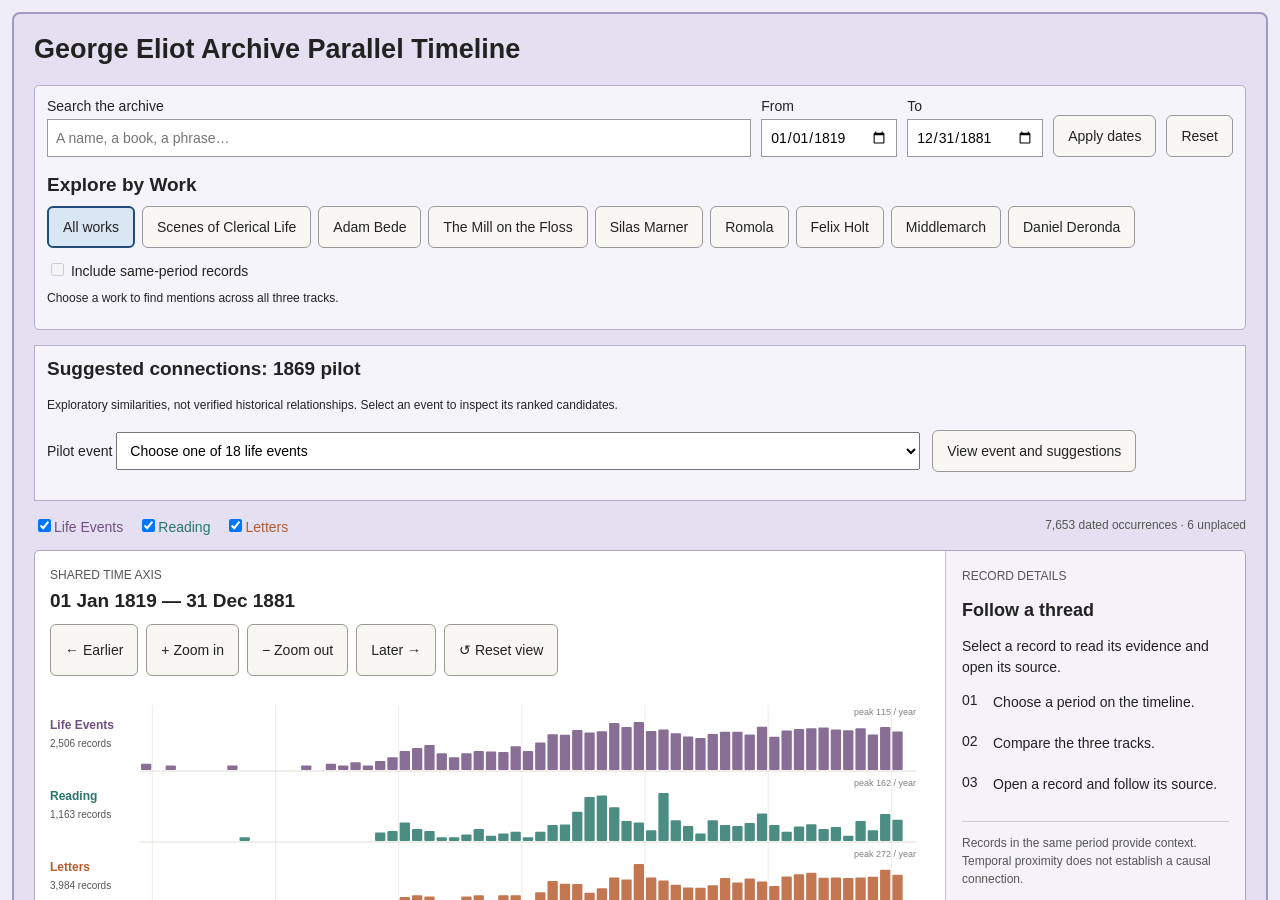
<file: Parallel_Timeline/index.html>
<!doctype html>
<html lang="en">
<head><meta charset="utf-8"><meta name="viewport" content="width=device-width,initial-scale=1"><title>George Eliot Archive Parallel Timeline</title><link rel="icon" href="data:,"><style>html,body{margin:0;height:100%}iframe{display:block;width:100%;height:100vh;border:0}</style></head>
<body><iframe src="timeline.html" title="George Eliot Archive Parallel Timeline"></iframe></body>
</html>
</file>
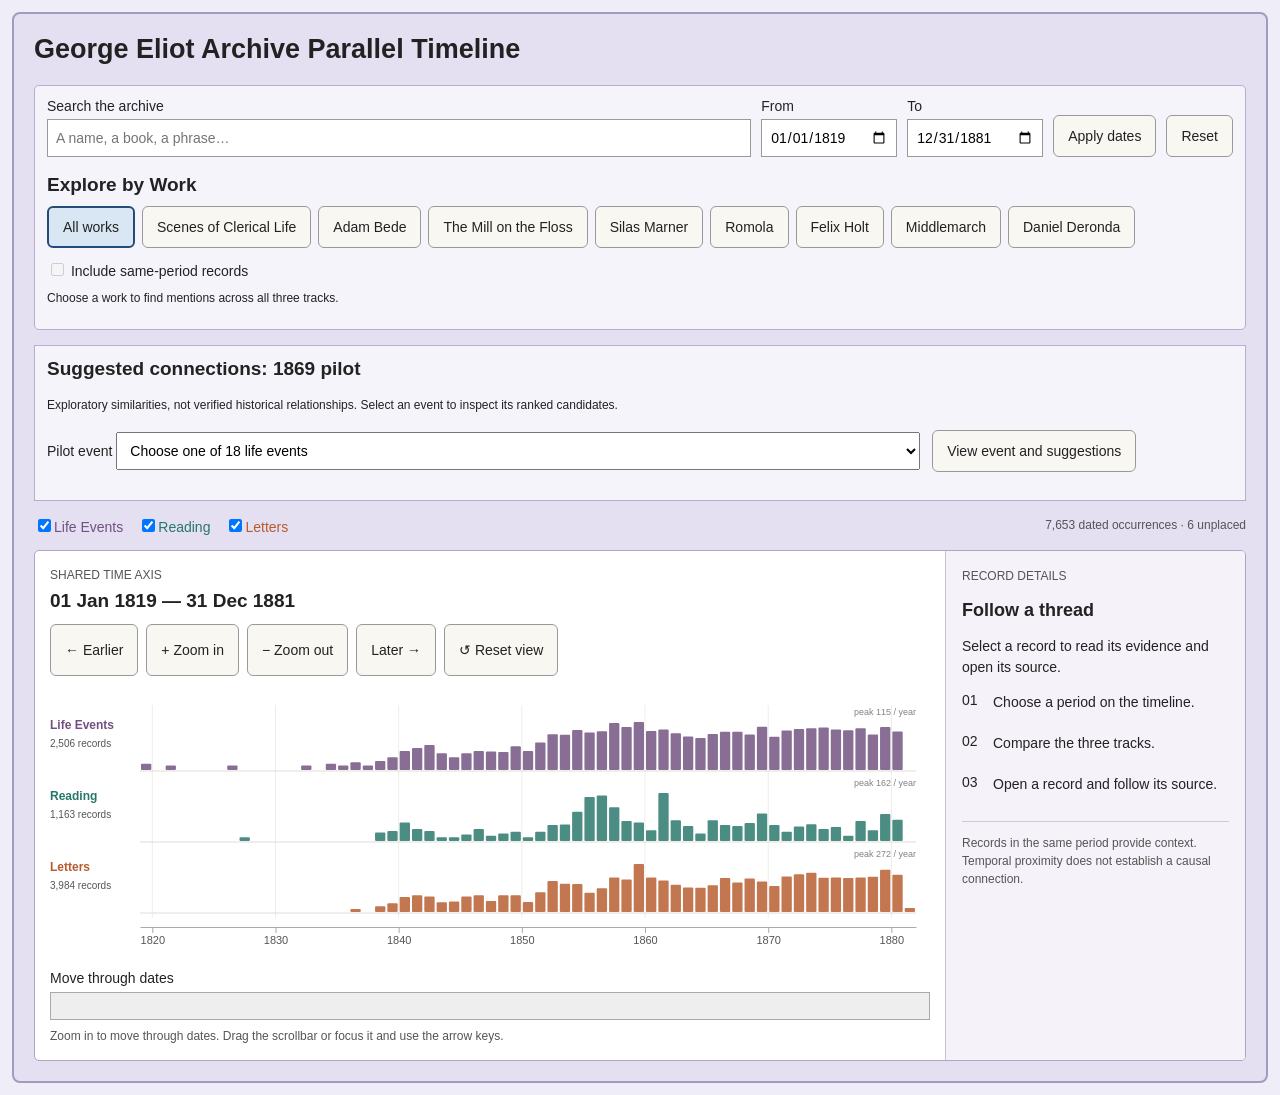
<file: Parallel_Timeline/timeline.html>
<!doctype html>
<html lang="en">
<head>
  <meta charset="utf-8"><meta name="viewport" content="width=device-width, initial-scale=1">
  <title>George Eliot Archive Parallel Timeline</title>
  <link rel="icon" href="data:,">
  <link rel="stylesheet" href="styles.css">
  <script src="vendor/d3.v7.min.js" defer></script>
  <script src="timeline.js" defer></script>
</head>
<body>
<main>
<h1>George Eliot Archive Parallel Timeline</h1>
  <section class="control-card" aria-label="Search and explore by work">
  <div class="toolbar" aria-label="Timeline controls">
    <label class="search-label">Search the archive<input id="search" type="search" placeholder="A name, a book, a phrase…" autocomplete="off"></label>
    <label>From<input id="from" type="date"></label>
    <label>To<input id="to" type="date"></label>
    <button id="apply">Apply dates</button><button id="reset" class="secondary">Reset</button>
  </div>
  <div class="work-controls">
    <h2>Explore by Work</h2>
    <div id="work-buttons" class="work-buttons" aria-label="Filter by literary work"></div>
    <label><input id="same-period" type="checkbox" disabled> Include same-period records</label>
    <p id="work-note">Choose a work to find mentions across all three tracks.</p>
    <p id="work-summary" role="status" aria-live="polite"></p>
  </div>
  </section>
  <section class="pilot-controls" aria-label="Semantic similarity pilot">
    <h2>Suggested connections: 1869 pilot</h2>
    <p>Exploratory similarities, not verified historical relationships. Select an event to inspect its ranked candidates.</p>
    <label for="pilot-event">Pilot event</label>
    <select id="pilot-event"><option value="">Choose one of 18 life events</option></select>
    <button id="open-pilot" type="button">View event and suggestions</button>
    <p id="pilot-status" role="status"></p>
  </section>
  <div class="filter-row">
    <fieldset class="tracks"><legend class="sr-only">Visible tracks</legend>
      <label class="life"><input type="checkbox" name="track" value="life" checked>Life Events</label>
      <label class="reading"><input type="checkbox" name="track" value="reading" checked>Reading</label>
      <label class="letters"><input type="checkbox" name="track" value="letters" checked>Letters</label>
    </fieldset>
    <p id="status" role="status" aria-live="polite">Loading source records…</p>
  </div>
  <div id="error" role="alert" hidden></div>
  <section class="workspace">
    <div class="chart-column">
      <div class="chart-heading"><div><p class="eyebrow">SHARED TIME AXIS</p><h2 id="range-label">Loading…</h2></div>
        <div class="navigation" aria-label="Zoom and pan"><button id="pan-left" title="Earlier period" aria-label="Earlier period">← Earlier</button><button id="zoom-in" title="Zoom in" aria-label="Zoom in">+ Zoom in</button><button id="zoom-out" title="Zoom out" aria-label="Zoom out">− Zoom out</button><button id="pan-right" title="Later period" aria-label="Later period">Later →</button><button id="reset-view">↺ Reset view</button></div>
      </div>
      <div id="timeline" aria-label="Three-track timeline"></div>
      <label for="date-scroll">Move through dates</label>
      <div id="date-scroll" tabindex="0" role="region" aria-label="Scroll horizontally through dates"><div id="date-scroll-space"></div></div>
      <p class="scroll-note">Zoom in to move through dates. Drag the scrollbar or focus it and use the arrow keys.</p>
    </div>
    <aside id="details" aria-label="Selected record details" tabindex="-1">
      <p class="eyebrow">RECORD DETAILS</p><h2>Follow a thread</h2><p>Select a record to read its evidence and open its source.</p>
      <div class="empty-detail"><span>01</span><p>Choose a period on the timeline.</p><span>02</span><p>Compare the three tracks.</p><span>03</span><p>Open a record and follow its source.</p></div>
      <p class="detail-note">Records in the same period provide context. Temporal proximity does not establish a causal connection.</p>
    </aside>
  </section>
</main>
<noscript>This visualization requires JavaScript.</noscript>
</body></html>
</file>
<file: Parallel_Timeline/styles.css>
*{box-sizing:border-box}body{margin:0;font:14px Arial,sans-serif;color:#222;background:#fff}main{padding:18px;max-width:1600px;margin:auto}h1{font-size:27px;margin:0 0 20px}h2{font-size:19px}p{line-height:1.5}.toolbar{display:flex;gap:10px;align-items:end;flex-wrap:wrap;padding:12px;background:#eee;border:1px solid #bbb}.toolbar label{display:flex;flex-direction:column;gap:5px}.search-label{flex:1;min-width:200px}input[type=search],input[type=date]{font:inherit;padding:8px;min-height:38px;border:1px solid #999;max-width:100%}button{font:inherit;background:#f8f7f2;color:#222;border:1px solid #999;border-radius:6px;padding:10px 14px;cursor:pointer;min-height:42px}button:hover{background:#e6e6e6}button:focus-visible,input:focus-visible,a:focus-visible,[tabindex]:focus-visible{outline:3px solid #2864b4;outline-offset:2px}.filter-row{display:flex;justify-content:space-between;gap:12px;flex-wrap:wrap;align-items:center;margin:15px 0}.tracks{border:0;display:flex;gap:15px;padding:0;margin:0;flex-wrap:wrap}.life{color:#705080}.reading{color:#28766a}.letters{color:#b65b2e}#status{margin:0;color:#555;font-size:12px}.workspace{display:grid;grid-template-columns:minmax(0,1fr) 300px;border:1px solid #bbb}.chart-column{padding:15px;min-width:0}.chart-heading{display:flex;flex-direction:column;align-items:flex-start;gap:12px;margin-bottom:12px}.chart-heading h2{margin:0}.eyebrow{font-size:12px;color:#555;margin:0 0 6px}.navigation{display:flex;flex-wrap:wrap;gap:8px}.navigation button{min-height:52px}#timeline svg{width:100%;display:block;touch-action:none}.axis text{fill:#555;font-size:11px}.axis line,.axis path{stroke:#aaa}.lane-label{font-size:12px;font-weight:bold}.lane-count{font-size:10px;fill:#555}.mark{cursor:pointer}.mark:hover{filter:brightness(.7)}#details{padding:16px;background:#f4f4f4;border-left:1px solid #bbb;max-height:600px;overflow:auto;overflow-wrap:anywhere}#details h2{font-size:18px}.detail-meta,.detail-note,.source-note{font-size:12px;color:#555}.detail-note{border-top:1px solid #ccc;padding-top:12px}.source-link{display:block;color:#164ca0;margin:10px 0;overflow-wrap:anywhere}.description{white-space:pre-wrap}.badge{display:inline-block;font-size:12px;border:1px solid currentColor;padding:4px}.empty-detail{display:grid;grid-template-columns:25px 1fr;gap:6px}.empty-detail p{margin-top:0}.sr-only{position:absolute;width:1px;height:1px;overflow:hidden;clip:rect(0,0,0,0)}#error{background:#ffe7e7;padding:12px;margin-bottom:12px}@media(max-width:800px){main{padding:12px}.workspace{grid-template-columns:1fr}#details{border-left:0;border-top:1px solid #bbb;max-height:450px}.chart-column{padding:10px}.search-label{flex-basis:100%}h1{font-size:23px}.navigation{gap:6px}.navigation button{font-size:13px;padding:8px 10px}}

.control-card{border:1px solid #bbb;background:#eee;margin-bottom:15px}.control-card .toolbar{border:0}.work-controls{padding:0 12px 12px}.work-controls h2{margin:5px 0 10px}.work-buttons{display:flex;gap:7px;flex-wrap:wrap;margin-bottom:12px}.work-buttons button[aria-pressed="true"]{background:#d9e7f5;border:2px solid #244c78}.work-controls p{font-size:12px;margin:10px 0 0}.work-relation{font-weight:bold;color:#244c78}

/* A visible frame separates the visualization from the surrounding Omeka page. */
body{background:#efedf8;padding:12px;min-height:100vh}
main{background:#e4e0f2;border:2px solid #a49abf;border-radius:8px;padding:20px;margin:0 auto}
.control-card{background:#f6f4fb;border-color:#b8aecb;border-radius:5px}
.control-card .toolbar{background:transparent}
.workspace{background:#fff;border-color:#afa5bf;border-radius:5px;overflow:hidden}
#details{background:#f5f2f9;border-color:#c7bfd3}
@media(max-width:800px){body{padding:6px}main{padding:12px;border-radius:5px}}

.pilot-controls{background:#f6f4fb;border:1px solid #b8aecb;padding:12px;margin:14px 0}.pilot-controls h2{margin-top:0}.pilot-controls p{font-size:12px}.pilot-controls select{max-width:100%;padding:9px;font:inherit;margin:6px 8px 6px 0}.semantic-results{border-top:2px solid #aaa;margin-top:20px;padding-top:12px}.semantic-candidate{border:1px solid #bbb;background:white;padding:10px;margin:10px 0}.semantic-candidate h4{margin:0 0 8px}.semantic-candidate p{font-size:12px}

#date-scroll{width:100%;overflow-x:scroll;overflow-y:hidden;height:28px;border:1px solid #aaa;background:#eee;margin-top:6px;scrollbar-color:#897ba8 #e8e4f1;scrollbar-width:auto}#date-scroll-space{height:1px;min-width:100%}.scroll-note{font-size:12px;color:#555;margin:7px 0 0}
</file>
